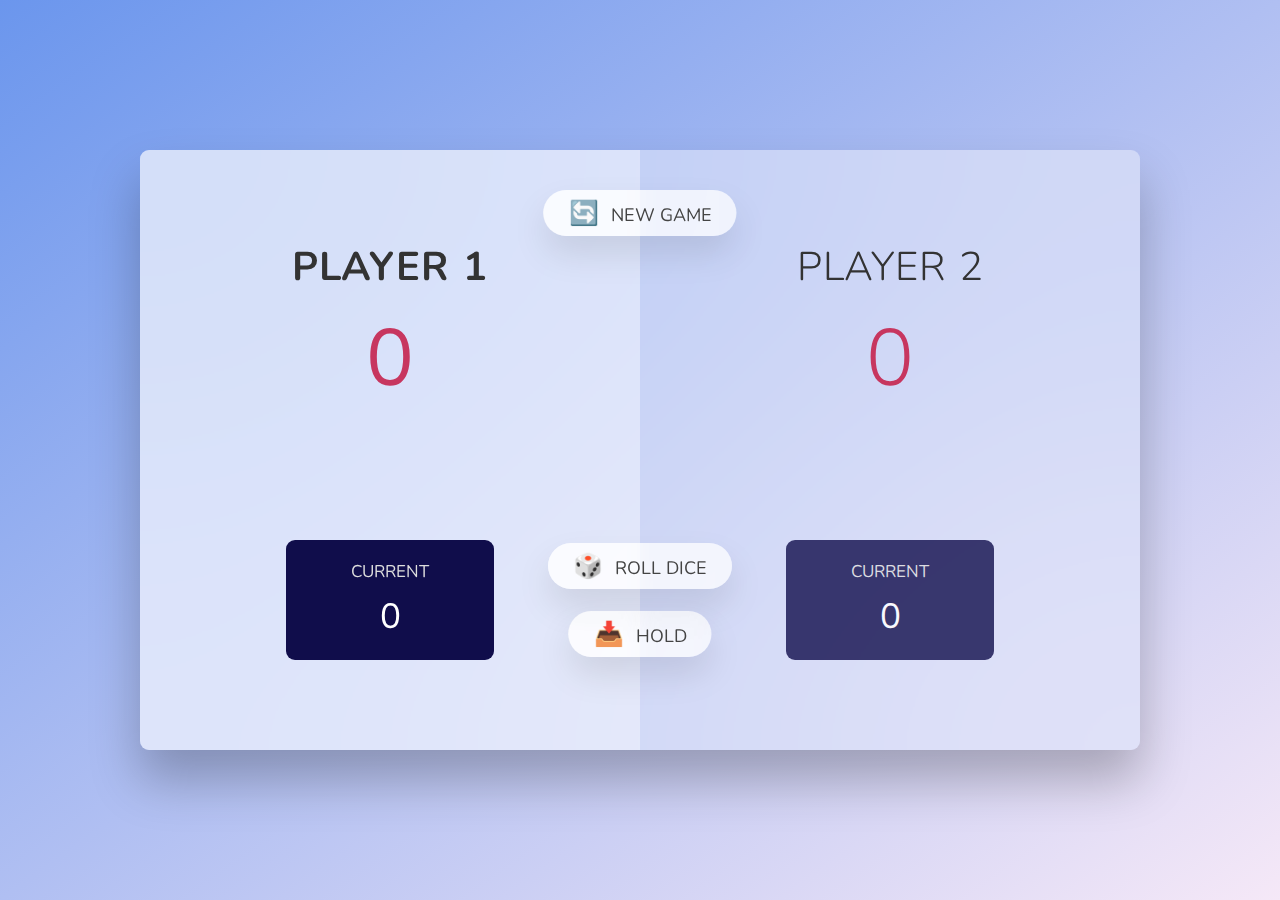
<file: index.html>
<!DOCTYPE html>
<html lang="en">

<head>
  <meta charset="UTF-8" />
  <meta name="viewport" content="width=device-width, initial-scale=1.0" />
  <meta http-equiv="X-UA-Compatible" content="ie=edge" />
  <link rel="stylesheet" href="style.css" />
  <title>Pig Game</title>
</head>

<body>
  <main>

    <section class="player player--0 player--active">
      <h2 class="name" id="name--0">Player 1</h2>
      <p class="score" id="score--0">43</p>
      <div class="current">
        <p class="current-label">Current</p>
        <p class="current-score" id="current--0">0</p>
      </div>
    </section>
    <section class="player player--1">
      <h2 class="name" id="name--1">Player 2</h2>
      <p class="score" id="score--1">24</p>
      <div class="current">
        <p class="current-label">Current</p>
        <p class="current-score" id="current--1">0</p>
      </div>
    </section>

    <img src="dice-5.png" alt="Playing dice" class="dice" />
    <button class="btn btn--new">🔄 New game</button>

    <button class="btn btn--roll">🎲 Roll dice</button>
    <button class="btn btn--hold">📥 Hold</button>

  </main>
  <p class="player-win">Player <span class="win--0">1</span> wins the game🥇🏆🎉</p>
  <script src="script.js"></script>
</body>

</html>
</file>
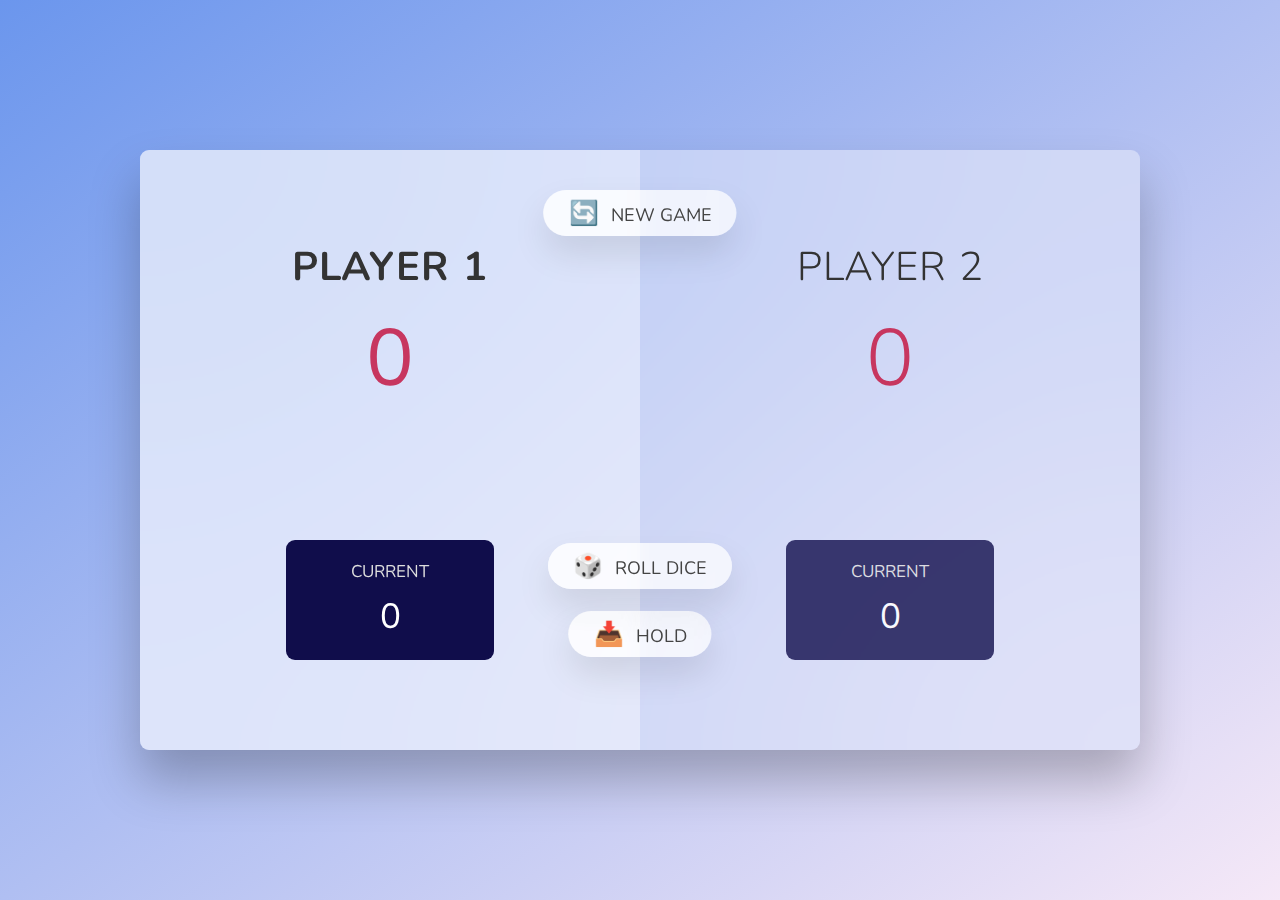
<file: starter/index.html>
<!DOCTYPE html>
<html lang="en">

<head>
  <meta charset="UTF-8" />
  <meta name="viewport" content="width=device-width, initial-scale=1.0" />
  <meta http-equiv="X-UA-Compatible" content="ie=edge" />
  <link rel="stylesheet" href="style.css" />
  <title>Pig Game</title>
</head>

<body>
  <main>

    <section class="player player--0 player--active">
      <h2 class="name" id="name--0">Player 1</h2>
      <p class="score" id="score--0">43</p>
      <div class="current">
        <p class="current-label">Current</p>
        <p class="current-score" id="current--0">0</p>
      </div>
    </section>
    <section class="player player--1">
      <h2 class="name" id="name--1">Player 2</h2>
      <p class="score" id="score--1">24</p>
      <div class="current">
        <p class="current-label">Current</p>
        <p class="current-score" id="current--1">0</p>
      </div>
    </section>

    <img src="dice-5.png" alt="Playing dice" class="dice" />
    <button class="btn btn--new">🔄 New game</button>
    
    <button class="btn btn--roll">🎲 Roll dice</button>
    <button class="btn btn--hold">📥 Hold</button>
  </main>
  <script src="script.js"></script>
</body>

</html>
</file>
<file: style.css>
@import url('https://fonts.googleapis.com/css2?family=Nunito&display=swap');

* {
  margin: 0;
  padding: 0;
  box-sizing: inherit;
}

html {
  font-size: 62.5%;
  box-sizing: border-box;
}

body {
  font-family: 'Nunito', sans-serif;
  font-weight: 400;
  height: 100vh;
  color: #333;
  background-image: linear-gradient(to top left, #f5e8f7 0%, #6b96ed 100%);
  display: flex;
  align-items: center;
  justify-content: center;
}

/* LAYOUT */
main {
  position: relative;
  width: 100rem;
  height: 60rem;
  background-color: rgba(255, 255, 255, 0.35);
  backdrop-filter: blur(200px);
  filter: blur();
  box-shadow: 0 3rem 5rem rgba(0, 0, 0, 0.25);
  border-radius: 9px;
  overflow: hidden;
  display: flex;
}

.player {
  flex: 50%;
  padding: 9rem;
  display: flex;
  flex-direction: column;
  align-items: center;
  transition: all 0.75s;
}

/* ELEMENTS */
.name {
  position: relative;
  font-size: 4rem;
  text-transform: uppercase;
  letter-spacing: 1px;
  word-spacing: 2px;
  font-weight: 300;
  margin-bottom: 1rem;
}

.score {
  font-size: 8rem;
  font-weight: 300;
  color: #c7365f;
  margin-bottom: auto;
}

.player--active {
  background-color: rgba(255, 255, 255, 0.4);
}
.player--active .name {
  font-weight: 700;
}
.player--active .score {
  font-weight: 400;
}

.player--active .current {
  opacity: 1;
}

.current {
  background-color: #100d4b;
  opacity: 0.8;
  border-radius: 9px;
  color: #fff;
  width: 65%;
  padding: 2rem;
  text-align: center;
  transition: all 0.75s;
}

.current-label {
  text-transform: uppercase;
  margin-bottom: 1rem;
  font-size: 1.7rem;
  color: #ddd;
}

.current-score {
  font-size: 3.5rem;
}

/* ABSOLUTE POSITIONED ELEMENTS */
.btn {
  position: absolute;
  left: 50%;
  transform: translateX(-50%);
  color: #444;
  background: none;
  border: none;
  font-family: inherit;
  font-size: 1.8rem;
  text-transform: uppercase;
  cursor: pointer;
  font-weight: 400;
  transition: all 0.2s;

  background-color: white;
  background-color: rgba(255, 255, 255, 0.6);
  backdrop-filter: blur(10px);

  padding: 0.7rem 2.5rem;
  border-radius: 50rem;
  box-shadow: 0 1.75rem 3.5rem rgba(0, 0, 0, 0.1);
}

.btn::first-letter {
  font-size: 2.4rem;
  display: inline-block;
  margin-right: 0.7rem;
}

.btn--new {
  top: 4rem;
}
.btn--roll {
  top: 39.3rem;
}
.btn--hold {
  top: 46.1rem;
}

.btn:active {
  transform: translate(-50%, 3px);
  box-shadow: 0 1rem 2rem rgba(0, 0, 0, 0.15);
}

.btn:focus {
  outline: none;
}

.dice {
  position: absolute;
  left: 50%;
  top: 16.5rem;
  transform: translateX(-50%);
  height: 10rem;
  box-shadow: 0 2rem 5rem rgba(0, 0, 0, 0.2);
}

.player--winner {
  background-color: #fff;
}

.player--winner .name {
  font-weight: 700;
  color: #c7365f;
}
.player-win {
  position: absolute;
  font-size: 5rem;
  color: #9a0730;
}
</file>
<file: starter/style.css>
@import url('https://fonts.googleapis.com/css2?family=Nunito&display=swap');

* {
  margin: 0;
  padding: 0;
  box-sizing: inherit;
}

html {
  font-size: 62.5%;
  box-sizing: border-box;
}

body {
  font-family: 'Nunito', sans-serif;
  font-weight: 400;
  height: 100vh;
  color: #333;
  background-image: linear-gradient(to top left, #f5e8f7 0%, #6b96ed 100%);
  display: flex;
  align-items: center;
  justify-content: center;
}

/* LAYOUT */
main {
  position: relative;
  width: 100rem;
  height: 60rem;
  background-color: rgba(255, 255, 255, 0.35);
  backdrop-filter: blur(200px);
  filter: blur();
  box-shadow: 0 3rem 5rem rgba(0, 0, 0, 0.25);
  border-radius: 9px;
  overflow: hidden;
  display: flex;
}

.player {
  flex: 50%;
  padding: 9rem;
  display: flex;
  flex-direction: column;
  align-items: center;
  transition: all 0.75s;
}

/* ELEMENTS */
.name {
  position: relative;
  font-size: 4rem;
  text-transform: uppercase;
  letter-spacing: 1px;
  word-spacing: 2px;
  font-weight: 300;
  margin-bottom: 1rem;
}

.score {
  font-size: 8rem;
  font-weight: 300;
  color: #c7365f;
  margin-bottom: auto;
}

.player--active {
  background-color: rgba(255, 255, 255, 0.4);
}
.player--active .name {
  font-weight: 700;
}
.player--active .score {
  font-weight: 400;
}

.player--active .current {
  opacity: 1;
}

.current {
  background-color: #100d4b;
  opacity: 0.8;
  border-radius: 9px;
  color: #fff;
  width: 65%;
  padding: 2rem;
  text-align: center;
  transition: all 0.75s;
}

.current-label {
  text-transform: uppercase;
  margin-bottom: 1rem;
  font-size: 1.7rem;
  color: #ddd;
}

.current-score {
  font-size: 3.5rem;
}

/* ABSOLUTE POSITIONED ELEMENTS */
.btn {
  position: absolute;
  left: 50%;
  transform: translateX(-50%);
  color: #444;
  background: none;
  border: none;
  font-family: inherit;
  font-size: 1.8rem;
  text-transform: uppercase;
  cursor: pointer;
  font-weight: 400;
  transition: all 0.2s;

  background-color: white;
  background-color: rgba(255, 255, 255, 0.6);
  backdrop-filter: blur(10px);

  padding: 0.7rem 2.5rem;
  border-radius: 50rem;
  box-shadow: 0 1.75rem 3.5rem rgba(0, 0, 0, 0.1);
}

.btn::first-letter {
  font-size: 2.4rem;
  display: inline-block;
  margin-right: 0.7rem;
}

.btn--new {
  top: 4rem;
}
.btn--roll {
  top: 39.3rem;
}
.btn--hold {
  top: 46.1rem;
}

.btn:active {
  transform: translate(-50%, 3px);
  box-shadow: 0 1rem 2rem rgba(0, 0, 0, 0.15);
}

.btn:focus {
  outline: none;
}

.dice {
  position: absolute;
  left: 50%;
  top: 16.5rem;
  transform: translateX(-50%);
  height: 10rem;
  box-shadow: 0 2rem 5rem rgba(0, 0, 0, 0.2);
}

.player--winner {
  background-color: #81e6da;
}

.player--winner .name {
  font-weight: 700;
  color: #c7365f;
}
</file>
